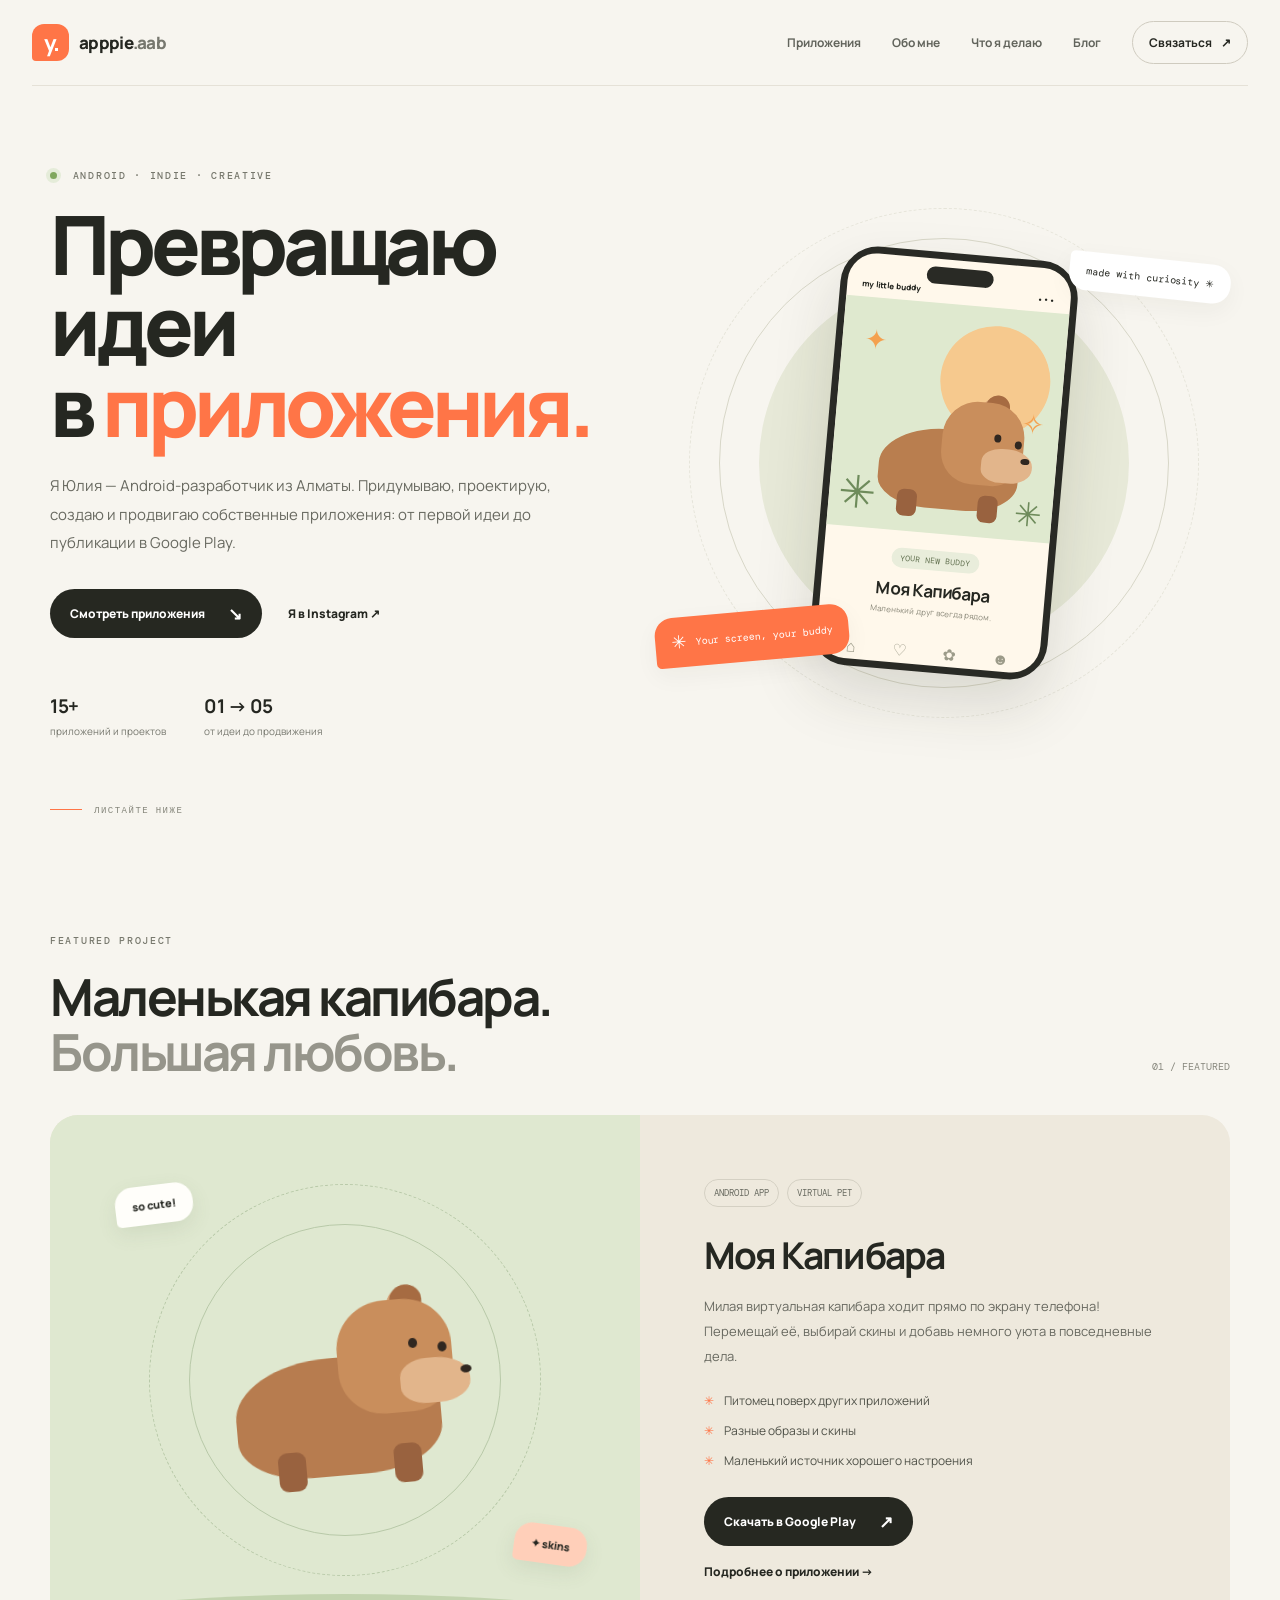
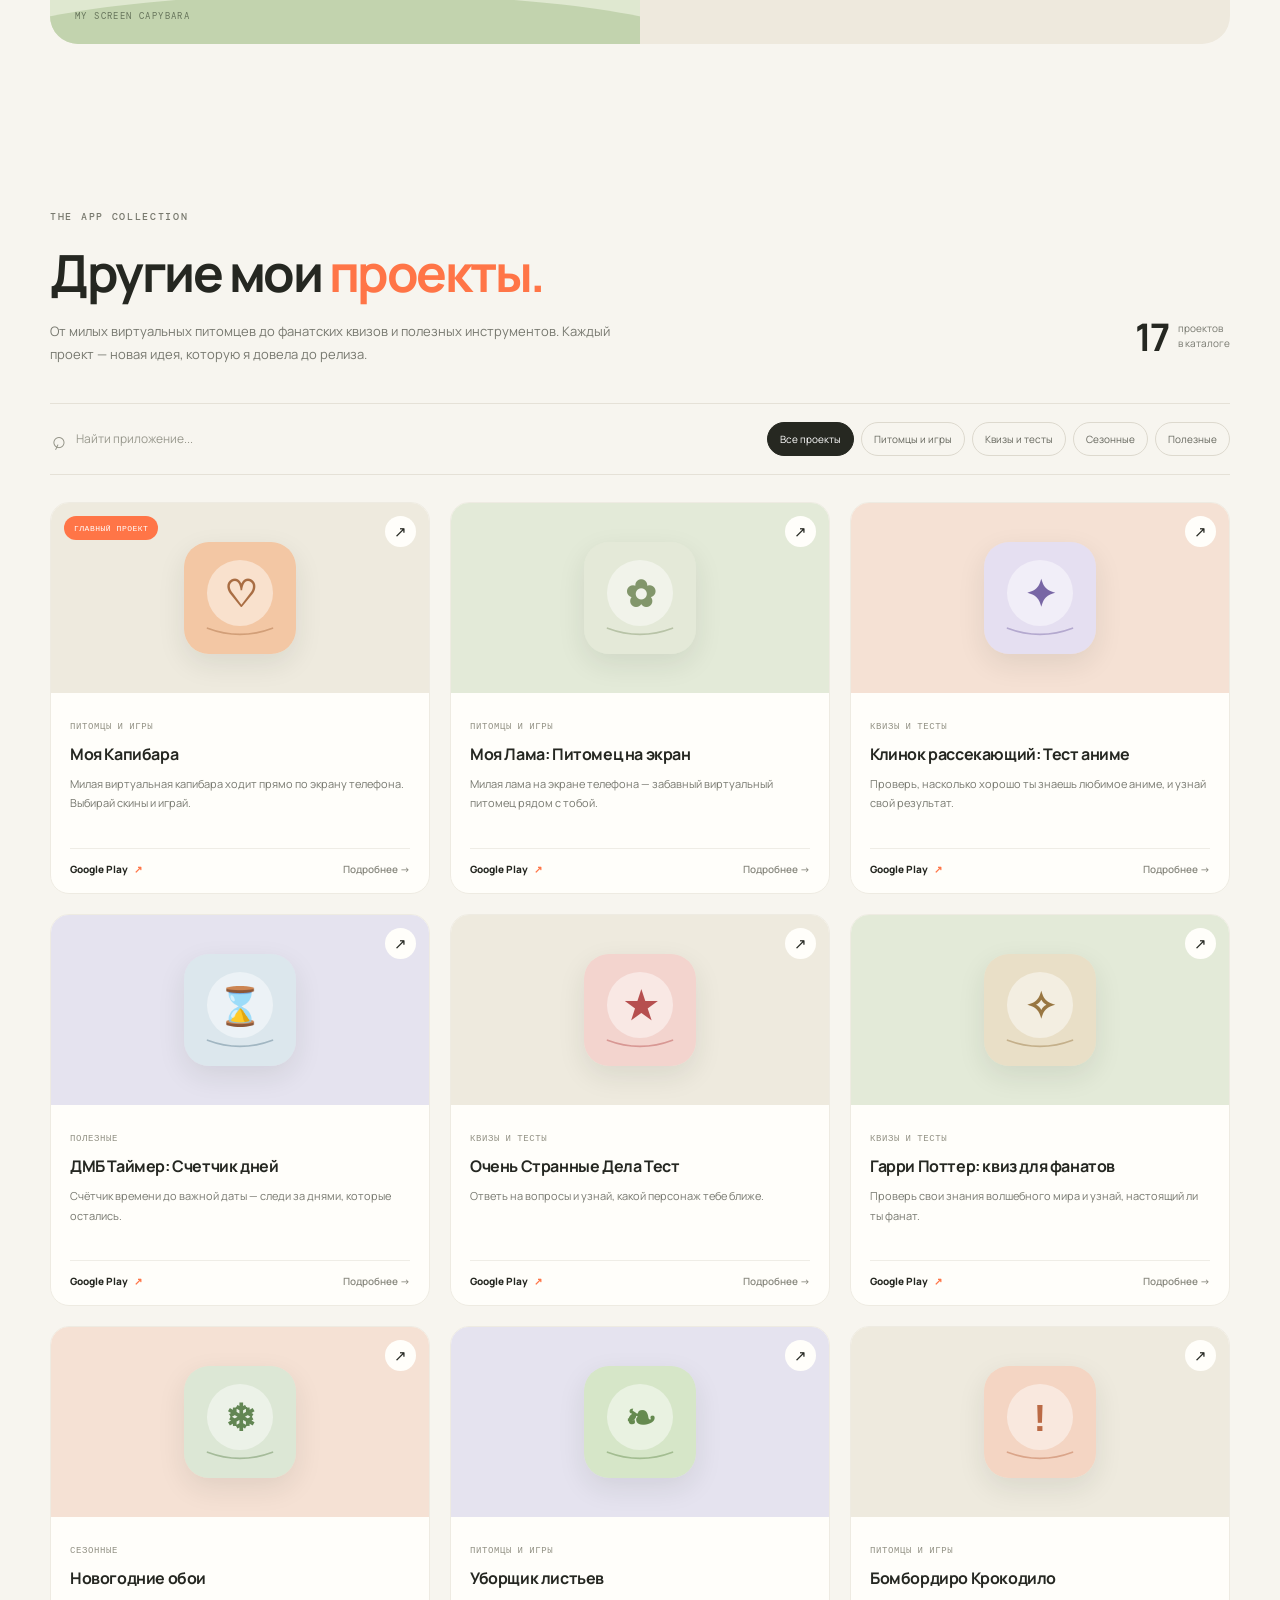
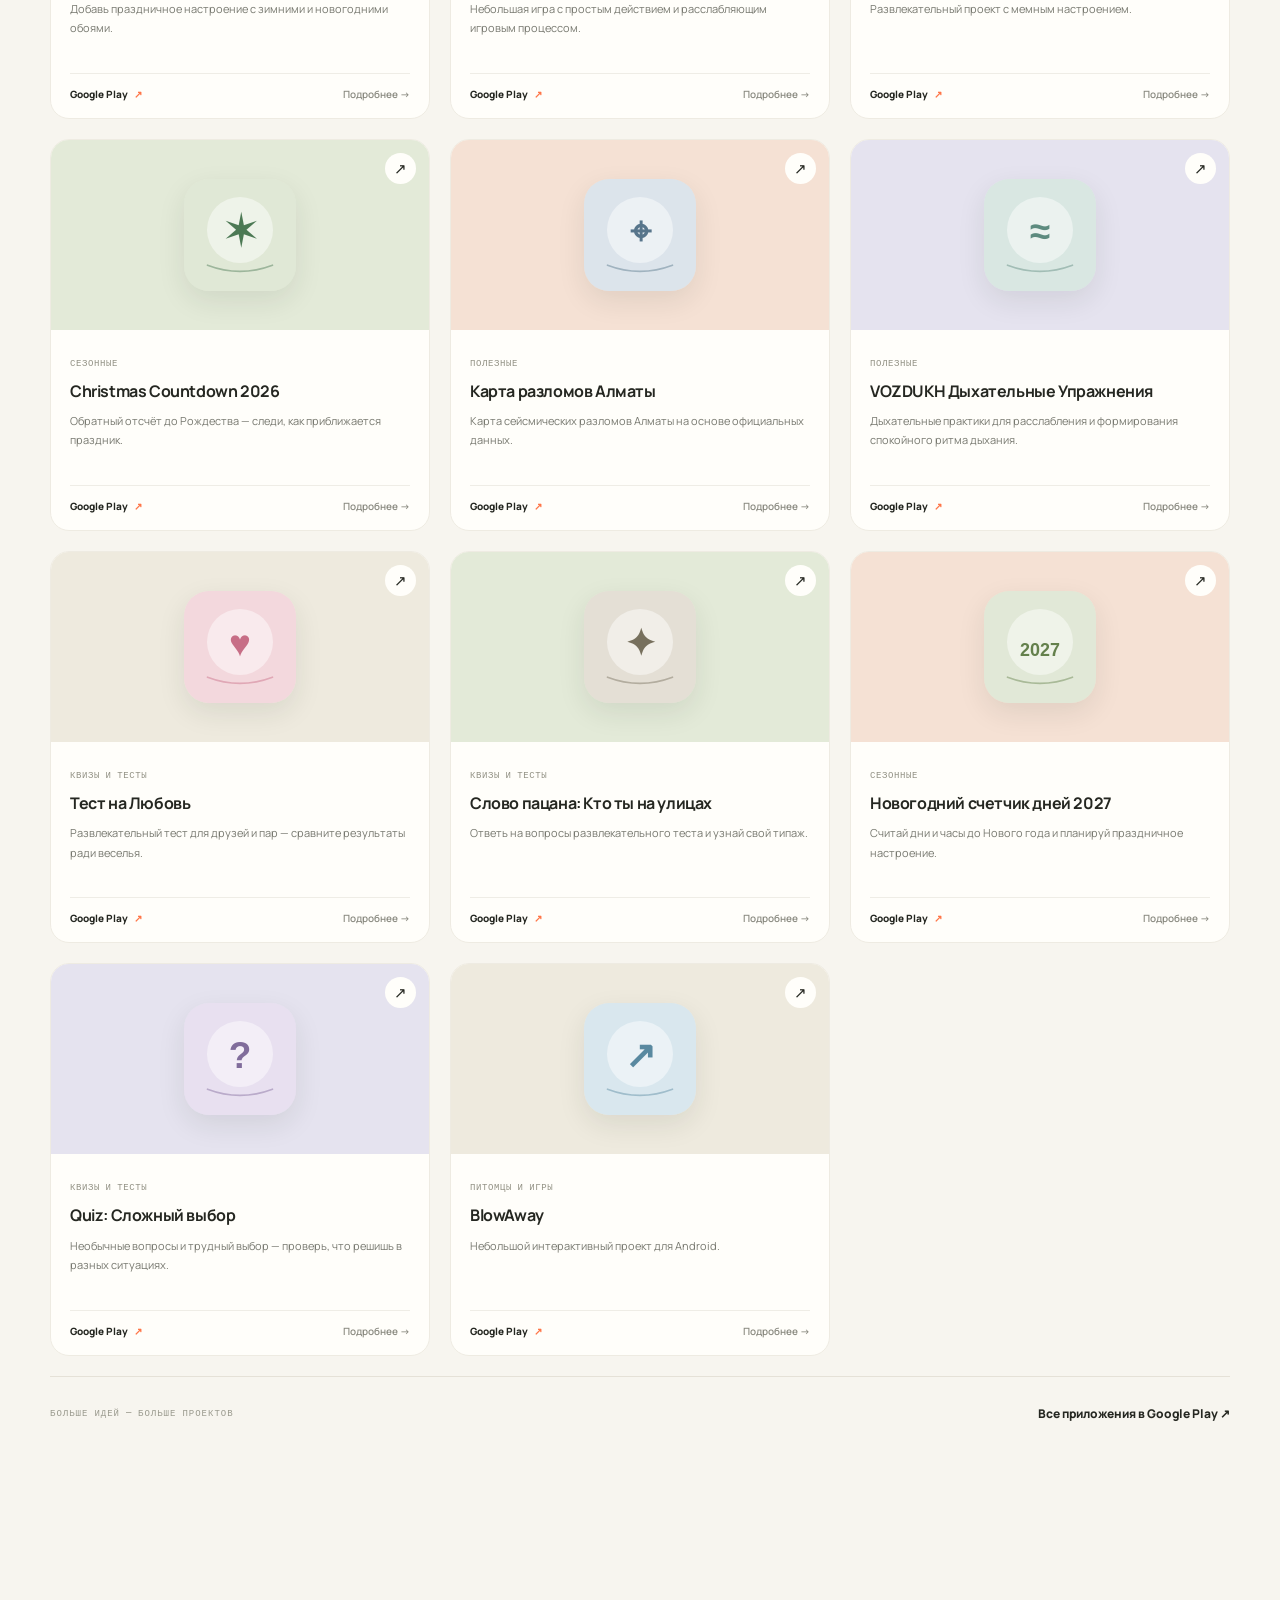
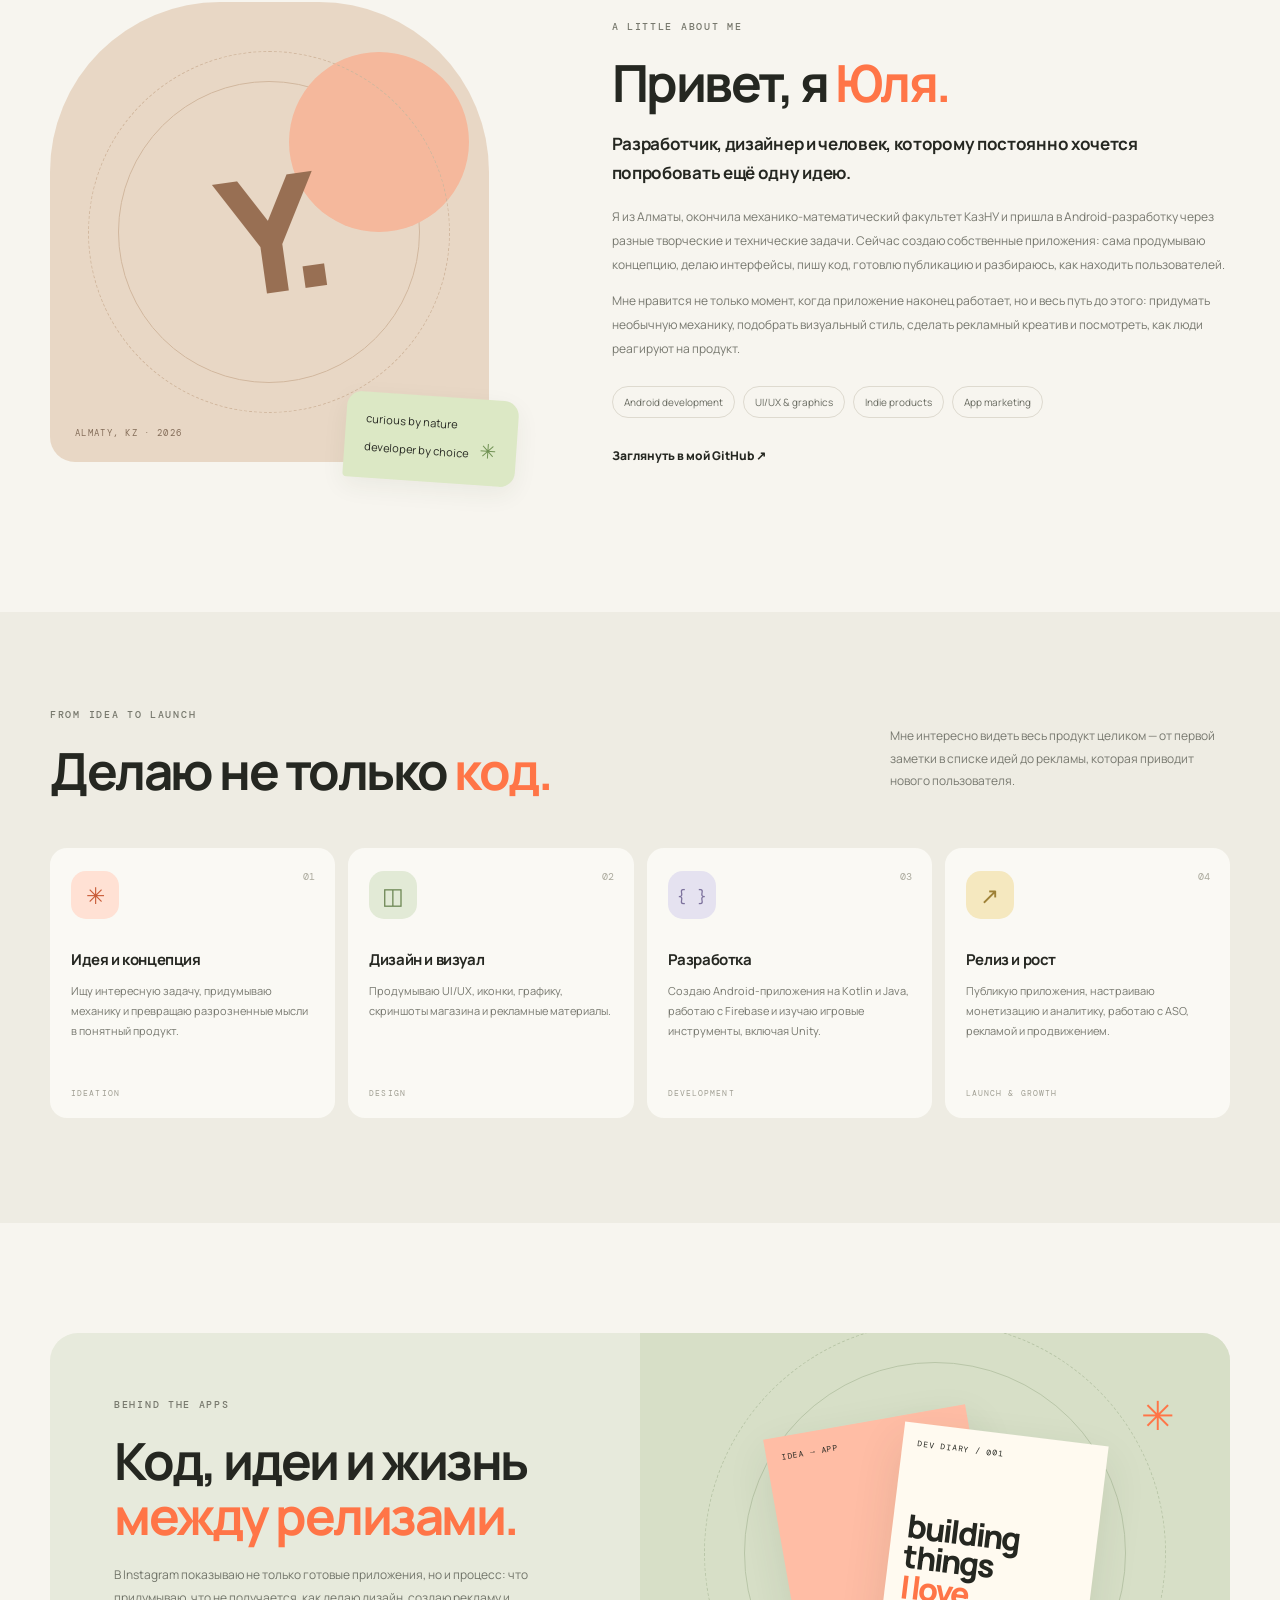
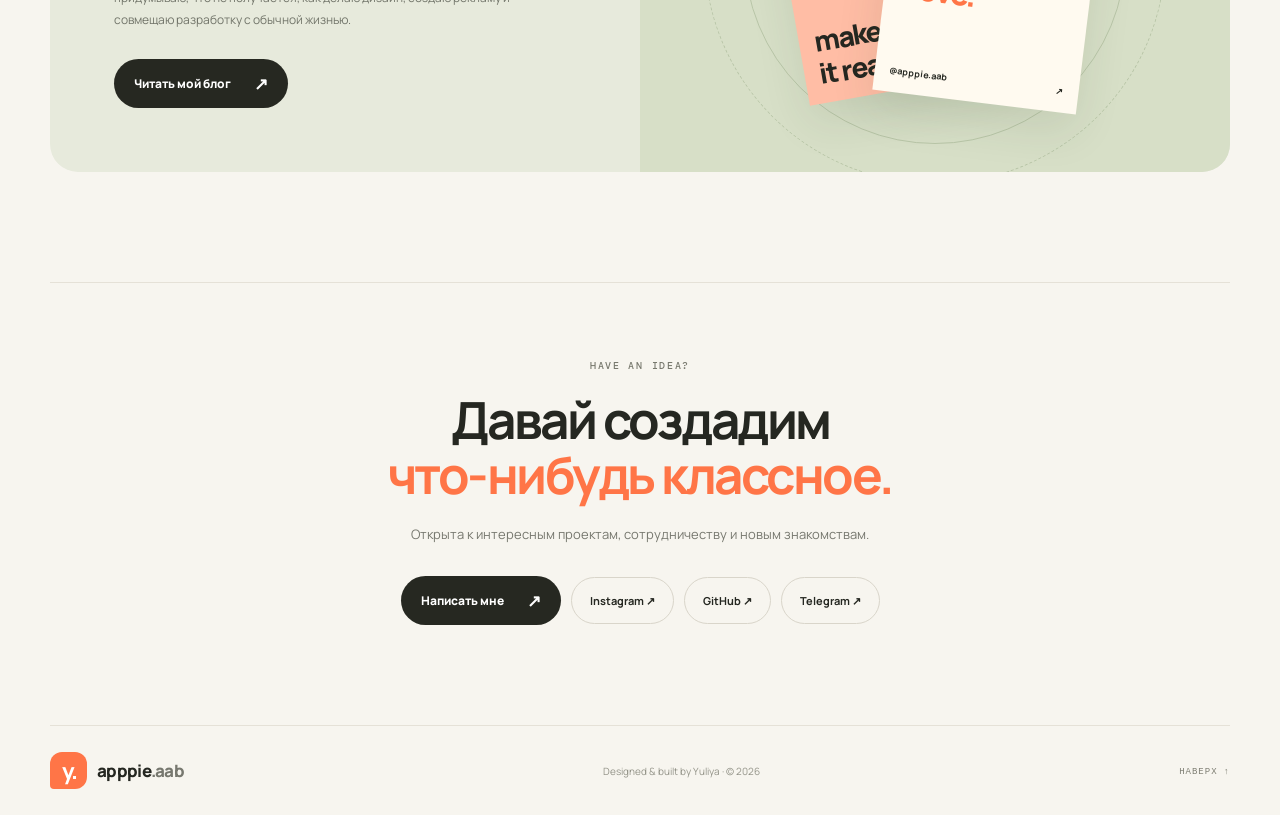
<file: index.html>
<!DOCTYPE html>
<html lang="ru">
<head>
  <meta charset="UTF-8">
  <meta name="viewport" content="width=device-width, initial-scale=1">
  <meta name="theme-color" content="#f7f5ef">
  <meta name="description" content="Юлия — Android-разработчик и indie creator. Создаю приложения от идеи и дизайна до публикации, монетизации и продвижения.">
  <meta property="og:title" content="Yuliya — Android & Indie Developer">
  <meta property="og:description" content="От идеи до приложения в Google Play. Посмотрите мои проекты.">
  <meta property="og:type" content="website">
  <title>Yuliya — Android & Indie Developer</title>
  <link rel="stylesheet" href="assets/styles/styles.css">
  <link rel="icon" href="assets/img/favicon.png">
</head>
<body>
  <header class="site-header">
    <a class="brand" href="index.html" aria-label="Yuliya — главная"><span class="brand-mark">y.</span><span>apppie<span class="brand-dot">.aab</span></span></a>
    <button class="menu-toggle" id="menuToggle" aria-label="Открыть меню" aria-expanded="false"><span></span><span></span></button>
    <nav class="nav" id="siteNav">
      <a href="#apps">Приложения</a>
      <a href="#about">Обо мне</a>
      <a href="#process">Что я делаю</a>
      <a href="#blog">Блог</a>
      <a class="nav-contact" href="#contact">Связаться <span>↗</span></a>
    </nav>
  </header>

  <main>
    <section class="hero section-wrap">
      <div class="hero-copy">
        <div class="eyebrow"><span class="status-dot"></span> ANDROID · INDIE · CREATIVE</div>
        <h1>Превращаю идеи<br>в <span class="highlight">приложения.</span></h1>
        <p class="hero-lead">Я Юлия — Android-разработчик из Алматы. Придумываю, проектирую, создаю и продвигаю собственные приложения: от первой идеи до публикации в Google Play.</p>
        <div class="hero-actions">
          <a class="button button-dark" href="#apps">Смотреть приложения <span>↘</span></a>
          <a class="text-link" href="https://www.instagram.com/apppie.aab/" target="_blank" rel="noopener noreferrer">Я в Instagram ↗</a>
        </div>
        <div class="hero-facts">
          <div><strong>15+</strong><span>приложений и проектов</span></div>
          <div><strong>01 → 05</strong><span>от идеи до продвижения</span></div>
        </div>
      </div>
      <div class="hero-art" aria-label="Иллюстрация главного приложения">
        <div class="hero-sticker sticker-top">made with curiosity ✳</div>
        <div class="phone-mockup">
          <div class="phone-island"></div>
          <div class="phone-screen">
            <div class="phone-topline"><span>my little buddy</span><span>•••</span></div>
            <div class="capy-scene">
              <div class="sun-shape"></div>
              <div class="plant plant-one">✳</div><div class="plant plant-two">✳</div>
              <div class="capybara-art" role="img" aria-label="Стилизованная капибара">
                <div class="capy-ear"></div><div class="capy-body"></div><div class="capy-head"></div>
                <div class="capy-muzzle"></div><div class="capy-eye eye-one"></div><div class="capy-eye eye-two"></div>
                <div class="capy-nose"></div><div class="capy-leg leg-one"></div><div class="capy-leg leg-two"></div>
              </div>
              <span class="sparkle sparkle-one">✦</span><span class="sparkle sparkle-two">✧</span>
            </div>
            <div class="phone-caption"><span class="mini-pill">YOUR NEW BUDDY</span><h3>Моя Капибара</h3><p>Маленький друг всегда рядом.</p></div>
            <div class="phone-bottom"><span>⌂</span><span>♡</span><span>✿</span><span>☻</span></div>
          </div>
        </div>
        <div class="hero-sticker sticker-bottom"><span class="sticker-star">✳</span> Your screen, your buddy</div>
        <div class="hero-orbit orbit-one"></div><div class="hero-orbit orbit-two"></div>
      </div>
      <a class="scroll-cue" href="#featured"><span></span> ЛИСТАЙТЕ НИЖЕ</a>
    </section>

    <section class="featured-section section-wrap" id="featured">
      <div class="section-heading">
        <div><p class="eyebrow">FEATURED PROJECT</p><h2>Маленькая капибара.<br><span class="muted">Большая любовь.</span></h2></div>
        <span class="project-number">01 / FEATURED</span>
      </div>
      <div class="featured-card">
        <div class="featured-visual">
          <div class="featured-bubble bubble-one">so cute!</div>
          <div class="featured-bubble bubble-two">✦ skins</div>
          <div class="featured-capy">
            <div class="fc-ear"></div><div class="fc-body"></div><div class="fc-head"></div><div class="fc-muzzle"></div>
            <div class="fc-eye"></div><div class="fc-eye fc-eye-two"></div><div class="fc-nose"></div><div class="fc-leg"></div><div class="fc-leg fc-leg-two"></div>
          </div>
          <div class="featured-grass"></div>
          <span class="visual-label">MY SCREEN CAPYBARA</span>
        </div>
        <div class="featured-info">
          <div class="app-tags"><span>ANDROID APP</span><span>VIRTUAL PET</span></div>
          <h3>Моя Капибара</h3>
          <p>Милая виртуальная капибара ходит прямо по экрану телефона! Перемещай её, выбирай скины и добавь немного уюта в повседневные дела.</p>
          <ul class="feature-list">
            <li><span>✳</span> Питомец поверх других приложений</li>
            <li><span>✳</span> Разные образы и скины</li>
            <li><span>✳</span> Маленький источник хорошего настроения</li>
          </ul>
          <div class="featured-actions">
            <a class="button button-dark" href="https://play.google.com/store/apps/details?id=space.clevercake.kapibaraapp" target="_blank" rel="noopener noreferrer">Скачать в Google Play <span>↗</span></a>
            <a class="text-link" href="app.html?id=space.clevercake.kapibaraapp">Подробнее о приложении →</a>
          </div>
        </div>
      </div>
    </section>

    <section class="apps-section section-wrap" id="apps">
      <div class="section-heading apps-heading">
        <div><p class="eyebrow">THE APP COLLECTION</p><h2>Другие мои <span class="highlight">проекты.</span></h2><p class="section-intro">От милых виртуальных питомцев до фанатских квизов и полезных инструментов. Каждый проект — новая идея, которую я довела до релиза.</p></div>
        <div class="apps-count"><strong id="appsCount">15</strong><span>проектов<br>в каталоге</span></div>
      </div>
      <div class="catalog-controls">
        <label class="search-box"><span>⌕</span><input type="search" id="appSearch" placeholder="Найти приложение..." aria-label="Найти приложение"></label>
        <div class="filter-list" id="appFilters" aria-label="Фильтры приложений">
          <button class="filter-chip active" data-filter="all">Все проекты</button>
          <button class="filter-chip" data-filter="pet">Питомцы и игры</button>
          <button class="filter-chip" data-filter="quiz">Квизы и тесты</button>
          <button class="filter-chip" data-filter="seasonal">Сезонные</button>
          <button class="filter-chip" data-filter="tools">Полезные</button>
        </div>
      </div>
      <div class="app-grid" id="appGrid" aria-live="polite"></div>
      <div class="empty-state" id="emptyState" hidden>Ничего не найдено. Попробуйте другой запрос.</div>
      <div class="catalog-bottom"><span>БОЛЬШЕ ИДЕЙ — БОЛЬШЕ ПРОЕКТОВ</span><a href="https://play.google.com/store/apps/developer?id=yu.lexa" target="_blank" rel="noopener noreferrer" class="text-link">Все приложения в Google Play ↗</a></div>
    </section>

    <section class="about-section section-wrap" id="about">
      <div class="about-image">
        <div class="about-portrait-placeholder"><span class="portrait-sun"></span><span class="portrait-letter">Y.</span><span class="portrait-caption">ALMATY, KZ · 2026</span></div>
        <div class="about-note">curious by nature<br>developer by choice <span>✳</span></div>
      </div>
      <div class="about-copy">
        <p class="eyebrow">A LITTLE ABOUT ME</p>
        <h2>Привет, я <span class="highlight">Юля.</span></h2>
        <p class="about-lead">Разработчик, дизайнер и человек, которому постоянно хочется попробовать ещё одну идею.</p>
        <p>Я из Алматы, окончила механико-математический факультет КазНУ и пришла в Android-разработку через разные творческие и технические задачи. Сейчас создаю собственные приложения: сама продумываю концепцию, делаю интерфейсы, пишу код, готовлю публикацию и разбираюсь, как находить пользователей.</p>
        <p>Мне нравится не только момент, когда приложение наконец работает, но и весь путь до этого: придумать необычную механику, подобрать визуальный стиль, сделать рекламный креатив и посмотреть, как люди реагируют на продукт.</p>
        <div class="about-tags"><span>Android development</span><span>UI/UX & graphics</span><span>Indie products</span><span>App marketing</span></div>
        <a class="text-link" href="https://github.com/Yuliya-Shamshiyeva" target="_blank" rel="noopener noreferrer">Заглянуть в мой GitHub ↗</a>
      </div>
    </section>

    <section class="process-section" id="process">
      <div class="section-wrap">
        <div class="section-heading">
          <div><p class="eyebrow">FROM IDEA TO LAUNCH</p><h2>Делаю не только <span class="highlight">код.</span></h2></div>
          <p class="process-intro">Мне интересно видеть весь продукт целиком — от первой заметки в списке идей до рекламы, которая приводит нового пользователя.</p>
        </div>
        <div class="process-grid">
          <article class="process-card"><span class="process-index">01</span><div class="process-icon">✳</div><h3>Идея и концепция</h3><p>Ищу интересную задачу, придумываю механику и превращаю разрозненные мысли в понятный продукт.</p><span class="process-caption">IDEATION</span></article>
          <article class="process-card"><span class="process-index">02</span><div class="process-icon">◫</div><h3>Дизайн и визуал</h3><p>Продумываю UI/UX, иконки, графику, скриншоты магазина и рекламные материалы.</p><span class="process-caption">DESIGN</span></article>
          <article class="process-card"><span class="process-index">03</span><div class="process-icon">{ }</div><h3>Разработка</h3><p>Создаю Android-приложения на Kotlin и Java, работаю с Firebase и изучаю игровые инструменты, включая Unity.</p><span class="process-caption">DEVELOPMENT</span></article>
          <article class="process-card"><span class="process-index">04</span><div class="process-icon">↗</div><h3>Релиз и рост</h3><p>Публикую приложения, настраиваю монетизацию и аналитику, работаю с ASO, рекламой и продвижением.</p><span class="process-caption">LAUNCH & GROWTH</span></article>
        </div>
      </div>
    </section>

    <section class="blog-section section-wrap" id="blog">
      <div class="blog-card">
        <div class="blog-copy"><p class="eyebrow">BEHIND THE APPS</p><h2>Код, идеи и жизнь<br><span class="highlight">между релизами.</span></h2><p>В Instagram показываю не только готовые приложения, но и процесс: что придумываю, что не получается, как делаю дизайн, создаю рекламу и совмещаю разработку с обычной жизнью.</p><a class="button button-dark" href="https://www.instagram.com/apppie.aab/" target="_blank" rel="noopener noreferrer">Читать мой блог <span>↗</span></a></div>
        <div class="blog-art"><div class="social-post post-back"><span>IDEA → APP</span><div class="post-scribble">make<br>it real<span>✳</span></div></div><div class="social-post post-front"><span>DEV DIARY / 001</span><div class="post-big">building<br>things<br><em>I love.</em></div><div class="post-footer">@apppie.aab <span>↗</span></div></div><div class="blog-sparkle">✳</div></div>
      </div>
    </section>

    <section class="contact-section section-wrap" id="contact">
      <p class="eyebrow">HAVE AN IDEA?</p>
      <h2>Давай создадим<br><span class="highlight">что-нибудь классное.</span></h2>
      <p>Открыта к интересным проектам, сотрудничеству и новым знакомствам.</p>
      <div class="contact-actions">
        <a class="button button-dark" href="mailto:apppie.aab@gmail.com">Написать мне <span>↗</span></a>
        <a class="social-button" href="https://www.instagram.com/apppie.aab/" target="_blank" rel="noopener noreferrer">Instagram ↗</a>
        <a class="social-button" href="https://github.com/Yuliya-Shamshiyeva" target="_blank" rel="noopener noreferrer">GitHub ↗</a>
        <a class="social-button" href="https://t.me/yuka2604" target="_blank" rel="noopener noreferrer">Telegram ↗</a>
      </div>
    </section>
  </main>

  <footer class="site-footer section-wrap"><a class="brand" href="#"><span class="brand-mark">y.</span><span>apppie<span class="brand-dot">.aab</span></span></a><span>Designed & built by Yuliya · © <span id="year"></span></span><a href="#top" class="back-top">НАВЕРХ ↑</a></footer>
  <script src="assets/scripts/apps.js"></script>
  <script>
    const menuToggle = document.getElementById('menuToggle');
    const siteNav = document.getElementById('siteNav');
    menuToggle.addEventListener('click', () => {
      const open = siteNav.classList.toggle('open');
      menuToggle.setAttribute('aria-expanded', String(open));
    });
    siteNav.querySelectorAll('a').forEach(link => link.addEventListener('click', () => {
      siteNav.classList.remove('open');
      menuToggle.setAttribute('aria-expanded', 'false');
    }));
    document.getElementById('year').textContent = new Date().getFullYear();
  </script>
</body>
</html>
</file>
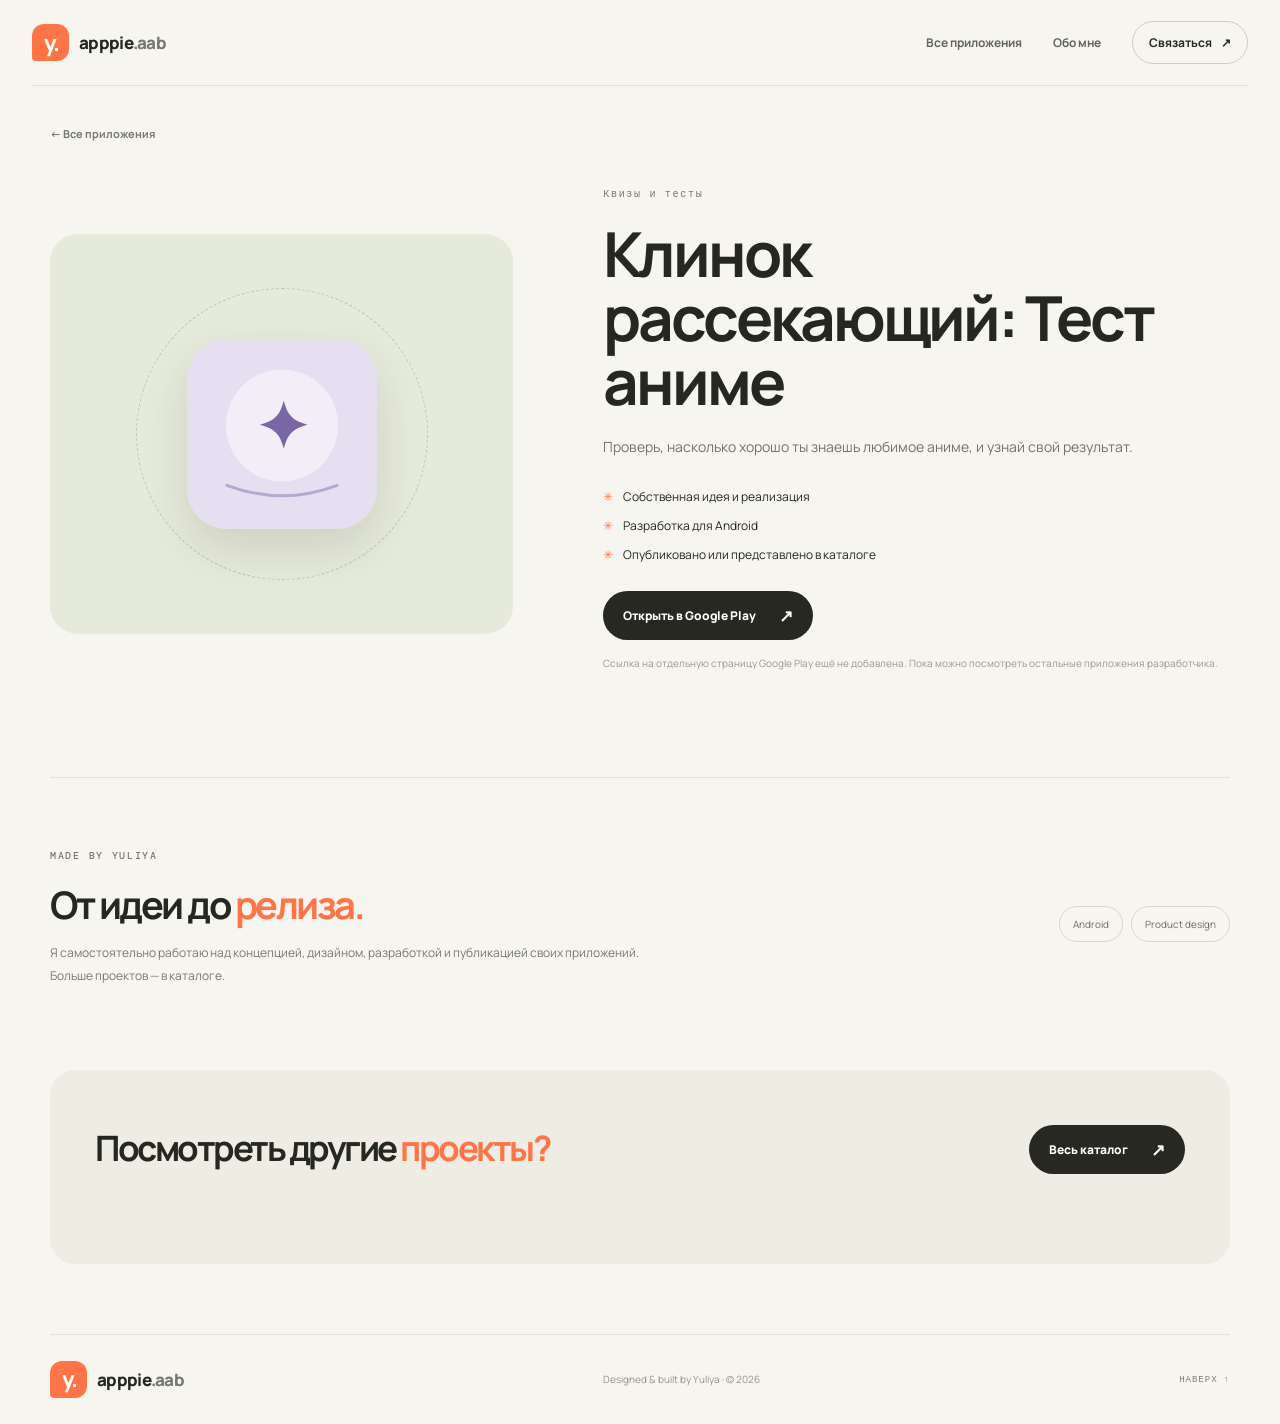
<file: app.html>
<!DOCTYPE html>
<html lang="ru">
<head>
  <meta charset="UTF-8">
  <meta name="viewport" content="width=device-width, initial-scale=1">
  <meta name="theme-color" content="#f7f5ef">
  <meta name="description" content="Приложения Юлии — Android-разработчика и indie creator.">
  <title>Приложение — Yuliya</title>
  <link rel="stylesheet" href="assets/styles/styles.css">
</head>
<body class="app-detail-page">
  <header class="site-header">
    <a class="brand" href="index.html"><span class="brand-mark">y.</span><span>apppie<span class="brand-dot">.aab</span></span></a>
    <nav class="nav detail-nav">
      <a href="index.html#apps">Все приложения</a>
      <a href="index.html#about">Обо мне</a>
      <a class="nav-contact" href="index.html#contact">Связаться <span>↗</span></a>
    </nav>
  </header>
  <main id="appDetail">
    <section class="detail-hero section-wrap">
      <a class="back-link" href="index.html#apps">← Все приложения</a>
      <div class="detail-layout">
        <div class="detail-art" id="detailArt"><img src="assets/img/app-placeholder.svg" alt=""></div>
        <div class="detail-copy">
          <p class="eyebrow" id="detailCategory">ANDROID APPLICATION</p>
          <h1 id="detailName">Мои приложения</h1>
          <p class="detail-description" id="detailDescription">Выберите приложение в каталоге.</p>
          <div class="detail-features" id="detailFeatures"></div>
          <a class="button button-dark" id="detailPlay" href="https://play.google.com/store/apps/developer?id=yu.lexa" target="_blank" rel="noopener noreferrer">Открыть в Google Play <span>↗</span></a>
          <p class="detail-note" id="detailNote"></p>
        </div>
      </div>
    </section>
    <section class="detail-more section-wrap">
      <div><p class="eyebrow">MADE BY YULIYA</p><h2>От идеи до <span class="highlight">релиза.</span></h2><p>Я самостоятельно работаю над концепцией, дизайном, разработкой и публикацией своих приложений. Больше проектов — в каталоге.</p></div>
      <div class="detail-tech" id="detailTech"></div>
    </section>
    <section class="detail-cta section-wrap"><h2>Посмотреть другие <span class="highlight">проекты?</span></h2><a class="button button-dark" href="index.html#apps">Весь каталог <span>↗</span></a></section>
  </main>
  <footer class="site-footer section-wrap"><a class="brand" href="index.html"><span class="brand-mark">y.</span><span>apppie<span class="brand-dot">.aab</span></span></a><span>Designed & built by Yuliya · © <span id="year"></span></span><a href="#" class="back-top">НАВЕРХ ↑</a></footer>
  <script src="assets/scripts/apps.js"></script>
  <script src="assets/scripts/app.js"></script>
</body>
</html>
</file>
<file: assets/styles/styles.css>
@import url('https://fonts.googleapis.com/css2?family=DM+Mono:wght@400;500&family=Manrope:wght@400;500;600;700;800&display=swap');

:root {
  --bg: #f7f5ef;
  --paper: #fffefa;
  --ink: #252721;
  --muted: #77786f;
  --line: #e5e1d7;
  --orange: #ff7547;
  --orange-light: #ffe1d4;
  --green: #dce8c5;
  --dark: #262821;
  --radius: 24px;
  --mono: "DM Mono", monospace;
  --sans: "Manrope", Arial, sans-serif;
}
* { box-sizing: border-box; }
html { scroll-behavior: smooth; scroll-padding-top: 90px; }
body { margin: 0; background: var(--bg); color: var(--ink); font-family: var(--sans); -webkit-font-smoothing: antialiased; }
a { color: inherit; text-decoration: none; }
button, input { font: inherit; }
button, a { -webkit-tap-highlight-color: transparent; }
img { max-width: 100%; display: block; }
::selection { background: var(--orange-light); }
.section-wrap { width: min(1180px, calc(100% - 64px)); margin-inline: auto; }
.site-header { width: min(1320px, calc(100% - 64px)); height: 86px; margin: auto; display: flex; align-items: center; justify-content: space-between; border-bottom: 1px solid var(--line); position: relative; z-index: 10; }
.brand { display: inline-flex; align-items: center; gap: 10px; font-size: 17px; font-weight: 800; letter-spacing: -.7px; }
.brand-mark { display: grid; place-items: center; width: 37px; height: 37px; background: var(--orange); color: white; border-radius: 12px 12px 12px 4px; font-size: 22px; letter-spacing: -2px; }
.brand-dot { color: var(--muted); }
.nav { display: flex; align-items: center; gap: 31px; font-size: 12px; font-weight: 700; }
.nav > a:not(.nav-contact) { color: #62645c; transition: color .2s; }
.nav > a:hover, .text-link:hover { color: var(--orange); }
.nav-contact { padding: 12px 16px; border: 1px solid #cfcbbf; border-radius: 100px; }
.nav-contact span { margin-left: 7px; }
.menu-toggle { display: none; }
.hero { min-height: 650px; padding-top: 82px; padding-bottom: 80px; display: grid; grid-template-columns: 1.03fr .97fr; align-items: center; position: relative; }
.hero-copy { position: relative; z-index: 2; padding-bottom: 20px; }
.eyebrow { font: 500 10px/1.5 var(--mono); letter-spacing: 1.7px; color: #77786d; margin: 0 0 21px; }
.status-dot { display: inline-block; width: 7px; height: 7px; border-radius: 50%; background: #80a75e; margin-right: 8px; box-shadow: 0 0 0 4px #e5ecd9; }
h1, h2, h3, p { margin-top: 0; }
.hero h1 { font-size: clamp(48px, 6.4vw, 82px); line-height: .99; letter-spacing: -5px; font-weight: 800; margin: 0 0 25px; }
.highlight { color: var(--orange); }
.hero-lead { max-width: 515px; color: #686960; font-size: 15px; line-height: 1.9; }
.hero-actions { display: flex; align-items: center; gap: 26px; margin-top: 31px; flex-wrap: wrap; }
.button { min-height: 49px; display: inline-flex; align-items: center; justify-content: center; gap: 23px; padding: 0 20px; border-radius: 100px; font-size: 12px; font-weight: 800; transition: transform .2s, background .2s; }
.button:hover { transform: translateY(-3px); }
.button-dark { color: white; background: var(--dark); }
.button-dark:hover { background: var(--orange); }
.button span { font-size: 17px; }
.text-link { font-size: 12px; font-weight: 800; transition: color .2s; }
.hero-facts { display: flex; gap: 38px; margin-top: 55px; }
.hero-facts div { display: flex; flex-direction: column; gap: 5px; }
.hero-facts strong { font-size: 19px; letter-spacing: -.5px; }
.hero-facts span { font-size: 10px; color: var(--muted); }
.hero-art { height: 480px; display: grid; place-items: center; position: relative; isolation: isolate; }
.hero-art::before { content: ""; position: absolute; width: 370px; height: 370px; background: #e7e9d8; border-radius: 50%; z-index: -2; }
.hero-orbit { position: absolute; border: 1px solid #d8d7c8; border-radius: 50%; z-index: -1; }
.orbit-one { width: 450px; height: 450px; }
.orbit-two { width: 510px; height: 510px; border-style: dashed; opacity: .55; }
.phone-mockup { position: relative; width: 238px; height: 420px; border: 7px solid #292a25; border-radius: 38px; background: #292a25; transform: rotate(5deg); box-shadow: 0 28px 60px #33331c25; z-index: 2; }
.phone-island { position: absolute; z-index: 5; top: 8px; left: 50%; transform: translateX(-50%); width: 67px; height: 17px; background: #292a25; border-radius: 20px; }
.phone-screen { height: 100%; overflow: hidden; border-radius: 29px; background: #fff8eb; position: relative; }
.phone-topline { display: flex; justify-content: space-between; padding: 25px 15px 8px; font-size: 8px; font-weight: 800; }
.capy-scene { height: 230px; position: relative; background: #dfe9cf; overflow: hidden; }
.sun-shape { position: absolute; width: 110px; height: 110px; border-radius: 50%; background: #f6c98e; right: 13px; top: 18px; }
.plant { position: absolute; color: #6e8b5b; font-size: 45px; bottom: 5px; }
.plant-one { left: 9px; }.plant-two { right: 10px; font-size: 33px; }
.capybara-art { position: absolute; width: 170px; height: 145px; left: 30px; bottom: 15px; animation: float 3.2s ease-in-out infinite; }
.capy-body { position: absolute; width: 140px; height: 80px; left: 17px; bottom: 10px; background: #b97e4f; border-radius: 48% 45% 38% 35%; }
.capy-head { position: absolute; width: 82px; height: 83px; left: 78px; top: 25px; background: #c98e5c; border-radius: 43% 42% 37% 39%; }
.capy-ear { position: absolute; width: 24px; height: 24px; border-radius: 50%; background: #a66b42; top: 17px; left: 119px; box-shadow: -3px 3px 0 #d4a074; }
.capy-muzzle { position: absolute; width: 51px; height: 34px; right: 0; top: 70px; background: #e2b58b; border-radius: 40% 48% 45% 38%; }
.capy-eye { position: absolute; width: 7px; height: 8px; border-radius: 50%; background: #302720; top: 56px; left: 130px; }
.eye-two { left: 151px; top: 61px; }
.capy-nose { position: absolute; width: 9px; height: 6px; border-radius: 50%; background: #302720; right: 3px; top: 78px; }
.capy-leg { position: absolute; width: 20px; height: 27px; background: #99623f; border-radius: 7px; left: 38px; bottom: 0; }
.leg-two { left: 119px; }
.sparkle { position: absolute; color: #f4a14f; font-size: 27px; }.sparkle-one { top: 22px; left: 22px; }.sparkle-two { top: 93px; right: 15px; }
.phone-caption { text-align: center; padding: 13px 5px; }
.mini-pill { background: #e9eddb; border-radius: 30px; padding: 5px 9px; font: 8px var(--mono); color: #61704f; }
.phone-caption h3 { margin: 11px 0 4px; font-size: 17px; letter-spacing: -.5px; }
.phone-caption p { font-size: 8px; color: #898778; margin: 0; }
.phone-bottom { display: flex; justify-content: space-around; padding: 11px 12px; color: #9c9b89; font-size: 16px; }
.hero-sticker { position: absolute; z-index: 4; font: 10px var(--mono); box-shadow: 0 8px 24px #33331b0c; }
.sticker-top { top: 35px; right: -1px; background: white; padding: 13px 17px; border-radius: 5px 18px 18px 18px; transform: rotate(6deg); }
.sticker-bottom { bottom: 42px; left: -3px; display: flex; align-items: center; gap: 9px; background: var(--orange); color: white; padding: 13px 16px; border-radius: 18px 18px 18px 5px; transform: rotate(-5deg); }
.sticker-star { font-size: 18px; }
.scroll-cue { position: absolute; bottom: 22px; left: 0; display: flex; align-items: center; gap: 12px; font: 9px var(--mono); letter-spacing: 1.5px; color: #85867b; }
.scroll-cue span { width: 32px; height: 1px; background: var(--orange); }
.featured-section { padding-top: 95px; padding-bottom: 115px; }
.section-heading { display: flex; justify-content: space-between; align-items: end; gap: 30px; margin-bottom: 36px; }
.section-heading h2, .about-copy h2, .blog-copy h2, .contact-section h2, .detail-more h2, .detail-cta h2 { font-size: clamp(34px, 4vw, 53px); line-height: 1.08; letter-spacing: -2.5px; margin: 0; }
.muted { color: #96958b; }
.project-number { font: 10px var(--mono); color: #87877d; padding-bottom: 6px; }
.featured-card { display: grid; grid-template-columns: 1fr 1fr; background: #eee9dd; border-radius: 28px; overflow: hidden; min-height: 430px; }
.featured-visual { background: #dfe8d0; position: relative; display: grid; place-items: center; min-height: 430px; overflow: hidden; }
.featured-visual::before { content: ""; position: absolute; width: 310px; height: 310px; border: 1px solid #b8c9a8; border-radius: 50%; }
.featured-visual::after { content: ""; position: absolute; width: 390px; height: 390px; border: 1px dashed #b8c9a8; border-radius: 50%; }
.featured-capy { position: relative; width: 250px; height: 215px; z-index: 2; transform: rotate(-5deg); animation: float 3.5s ease-in-out infinite; }
.fc-body { position: absolute; width: 205px; height: 118px; left: 13px; bottom: 12px; background: #b77c4f; border-radius: 47% 45% 38% 35%; }
.fc-head { position: absolute; width: 115px; height: 113px; left: 119px; top: 32px; background: #c98e5c; border-radius: 43% 42% 37% 39%; }
.fc-ear { position: absolute; width: 32px; height: 31px; border-radius: 50%; background: #a66b42; top: 18px; left: 176px; box-shadow: -3px 3px 0 #d4a074; }
.fc-muzzle { position: absolute; width: 70px; height: 45px; right: 0; top: 93px; background: #e2b58b; border-radius: 40% 48% 45% 38%; }
.fc-eye { position: absolute; width: 9px; height: 10px; border-radius: 50%; background: #302720; top: 72px; left: 191px; }
.fc-eye-two { left: 220px; top: 78px; }
.fc-nose { position: absolute; width: 11px; height: 8px; border-radius: 50%; background: #302720; right: -2px; top: 103px; }
.fc-leg { position: absolute; width: 28px; height: 39px; background: #99623f; border-radius: 9px; left: 51px; bottom: 0; }
.fc-leg-two { left: 167px; }
.featured-grass { position: absolute; bottom: -50px; width: 120%; height: 100px; background: #c2d3ae; border-radius: 50%; z-index: 1; }
.featured-bubble { position: absolute; z-index: 3; padding: 12px 17px; background: var(--paper); font-size: 11px; font-weight: 800; border-radius: 18px 18px 18px 5px; box-shadow: 0 7px 20px #4e60421a; }
.bubble-one { top: 70px; left: 11%; transform: rotate(-7deg); }.bubble-two { bottom: 80px; right: 9%; transform: rotate(8deg); background: #ffcfb9; }
.visual-label { position: absolute; bottom: 22px; left: 25px; z-index: 3; font: 9px var(--mono); letter-spacing: 1.4px; color: #66745b; }
.featured-info { padding: clamp(30px, 5vw, 65px); align-self: center; }
.app-tags { display: flex; flex-wrap: wrap; gap: 8px; margin-bottom: 23px; }
.app-tags span { font: 9px var(--mono); padding: 7px 9px; border: 1px solid #d4d0c3; border-radius: 50px; color: #696b61; }
.featured-info h3 { font-size: 37px; letter-spacing: -1.8px; margin-bottom: 14px; }
.featured-info > p { color: #686960; font-size: 13px; line-height: 1.9; }
.feature-list { list-style: none; padding: 0; margin: 24px 0 28px; display: grid; gap: 13px; font-size: 12px; color: #505249; }
.feature-list li { display: flex; gap: 10px; align-items: center; }.feature-list li span { color: var(--orange); }
.featured-actions { display: flex; flex-direction: column; align-items: flex-start; gap: 17px; }
.apps-section { padding-top: 50px; padding-bottom: 115px; }
.apps-heading { align-items: end; }
.section-intro { max-width: 580px; color: #77786f; font-size: 13px; line-height: 1.8; margin: 19px 0 0; }
.apps-count { display: flex; align-items: center; gap: 10px; padding-bottom: 5px; flex-shrink: 0; }
.apps-count strong { font-size: 38px; letter-spacing: -2px; }.apps-count span { font-size: 10px; line-height: 1.5; color: var(--muted); }
.catalog-controls { padding: 18px 0; border-top: 1px solid var(--line); border-bottom: 1px solid var(--line); margin-bottom: 27px; display: flex; justify-content: space-between; align-items: center; gap: 20px; }
.search-box { display: flex; align-items: center; gap: 10px; min-width: 220px; color: #929286; }
.search-box > span { font-size: 24px; transform: rotate(-20deg); }.search-box input { width: 100%; border: 0; outline: 0; background: transparent; font-size: 12px; color: var(--ink); }.search-box input::placeholder { color: #99998e; }
.filter-list { display: flex; gap: 7px; flex-wrap: wrap; justify-content: flex-end; }
.filter-chip { border: 1px solid #ddd9ce; background: transparent; border-radius: 50px; padding: 9px 12px; font-size: 10px; color: #65665d; cursor: pointer; transition: all .2s; }
.filter-chip:hover { border-color: var(--ink); }.filter-chip.active { background: var(--dark); color: white; border-color: var(--dark); }
.app-grid { display: grid; grid-template-columns: repeat(3, minmax(0, 1fr)); gap: 20px; }
.app-card { background: var(--paper); border: 1px solid #eeebe2; border-radius: 19px; overflow: hidden; transition: transform .25s, box-shadow .25s; animation: cardIn .4s both; animation-delay: calc(var(--card-index, 0) * 35ms); }
.app-card:hover { transform: translateY(-5px); box-shadow: 0 16px 40px #292a190d; }
.app-card-visual { height: 190px; display: grid; place-items: center; background: #eeeade; position: relative; overflow: hidden; }
.app-card:nth-child(4n+2) .app-card-visual { background: #e3ead8; }.app-card:nth-child(4n+3) .app-card-visual { background: #f5e1d4; }.app-card:nth-child(4n+4) .app-card-visual { background: #e5e3ef; }
.app-card-visual img { width: 112px; height: 112px; object-fit: cover; border-radius: 25px; box-shadow: 0 10px 28px #25272118; transition: transform .25s; }
.app-card:hover .app-card-visual img { transform: scale(1.06) rotate(-3deg); }
.app-label { position: absolute; left: 13px; top: 13px; background: var(--orange); color: white; border-radius: 50px; padding: 7px 10px; font: 8px var(--mono); text-transform: uppercase; letter-spacing: .5px; }
.card-arrow { position: absolute; right: 13px; top: 13px; width: 31px; height: 31px; border-radius: 50%; display: grid; place-items: center; background: #fffefa; font-size: 15px; transition: background .2s; }.app-card:hover .card-arrow { background: var(--orange); color: white; }
.app-card-body { padding: 19px 19px 17px; }
.app-category { font: 9px var(--mono); color: #929184; text-transform: uppercase; letter-spacing: .6px; }
.app-card h3 { font-size: 16px; line-height: 1.4; letter-spacing: -.4px; margin: 9px 0 9px; }
.app-card h3 a:hover { color: var(--orange); }
.app-card-body > p { font-size: 11px; line-height: 1.75; color: #77786f; min-height: 58px; margin-bottom: 16px; }
.app-card-links { display: flex; justify-content: space-between; align-items: center; gap: 10px; border-top: 1px solid #efede6; padding-top: 13px; }
.app-card-links a { font-size: 10px; font-weight: 800; }.app-card-links a span { color: var(--orange); margin-left: 4px; }.app-card-links .details-link { color: #8a8a80; font-weight: 600; }
.empty-state { text-align: center; padding: 45px 10px; color: var(--muted); font-size: 13px; }
.catalog-bottom { display: flex; justify-content: space-between; align-items: center; padding-top: 28px; margin-top: 20px; border-top: 1px solid var(--line); gap: 20px; }.catalog-bottom > span { font: 9px var(--mono); color: #99998d; letter-spacing: 1px; }
.about-section { display: grid; grid-template-columns: .86fr 1.14fr; gap: 95px; align-items: center; padding-top: 65px; padding-bottom: 130px; }
.about-image { position: relative; min-height: 480px; }
.about-portrait-placeholder { position: absolute; inset: 0 28px 20px 0; border-radius: 170px 170px 25px 25px; overflow: hidden; background: #e8d7c5; display: grid; place-items: center; }
.about-portrait-placeholder::before { content: ""; position: absolute; width: 300px; height: 300px; border: 1px solid #d1b79e; border-radius: 50%; }
.about-portrait-placeholder::after { content: ""; position: absolute; width: 360px; height: 360px; border: 1px dashed #d1b79e; border-radius: 50%; }
.portrait-sun { position: absolute; width: 180px; height: 180px; border-radius: 50%; background: #f5b89c; top: 50px; right: 20px; }
.portrait-letter { font-size: 160px; font-weight: 800; letter-spacing: -15px; color: #986f53; position: relative; z-index: 2; transform: rotate(-8deg); }
.portrait-caption { position: absolute; bottom: 23px; left: 25px; font: 9px var(--mono); letter-spacing: 1.3px; color: #846d59; z-index: 2; }
.about-note { position: absolute; bottom: 0; right: 0; background: var(--green); padding: 18px 20px; border-radius: 15px 15px 15px 4px; font-size: 11px; line-height: 1.6; transform: rotate(4deg); box-shadow: 0 8px 25px #343e2410; }.about-note span { color: #709153; font-size: 20px; margin-left: 9px; }
.about-copy h2 { margin-bottom: 20px; }
.about-lead { font-size: 17px; font-weight: 700; line-height: 1.7; letter-spacing: -.3px; }
.about-copy > p:not(.eyebrow):not(.about-lead) { font-size: 12px; line-height: 2; color: #77786f; }
.about-tags { display: flex; gap: 8px; flex-wrap: wrap; margin: 25px 0; }.about-tags span { border: 1px solid #dedacf; padding: 8px 11px; border-radius: 50px; color: #696b61; font-size: 10px; }
.process-section { background: #eeece3; padding: 95px 0 105px; }
.process-intro { max-width: 340px; color: #77786f; font-size: 12px; line-height: 1.9; margin: 0 0 5px; }
.process-grid { display: grid; grid-template-columns: repeat(4, minmax(0, 1fr)); gap: 13px; margin-top: 50px; }
.process-card { min-height: 270px; padding: 23px 21px 20px; background: #faf9f4; border-radius: 17px; position: relative; display: flex; flex-direction: column; align-items: flex-start; }
.process-index { position: absolute; top: 22px; right: 20px; color: #aaa99c; font: 10px var(--mono); }
.process-icon { width: 48px; height: 48px; border-radius: 15px; background: var(--orange-light); color: #c85b38; display: grid; place-items: center; font-size: 23px; margin-bottom: 30px; }
.process-card:nth-child(2) .process-icon { background: #e2ead6; color: #6c8653; }.process-card:nth-child(3) .process-icon { background: #e5e2f0; color: #7c719c; font: 16px var(--mono); }.process-card:nth-child(4) .process-icon { background: #f5e8bf; color: #9e8136; }
.process-card h3 { font-size: 15px; margin-bottom: 11px; letter-spacing: -.4px; }.process-card p { color: #77786f; font-size: 11px; line-height: 1.8; margin-bottom: 25px; }
.process-caption { font: 8px var(--mono); letter-spacing: 1.1px; color: #a09f93; margin-top: auto; }
.blog-section { padding-top: 110px; padding-bottom: 110px; }
.blog-card { min-height: 420px; border-radius: 28px; background: #e7eadc; display: grid; grid-template-columns: 1fr 1fr; overflow: hidden; }
.blog-copy { padding: clamp(30px, 5vw, 65px); align-self: center; }.blog-copy h2 { margin-bottom: 20px; }.blog-copy > p:not(.eyebrow) { color: #72756a; font-size: 12px; line-height: 1.9; max-width: 420px; margin-bottom: 27px; }
.blog-art { min-height: 420px; position: relative; display: grid; place-items: center; overflow: hidden; background: #d7dfc7; }
.blog-art::before { content: ""; position: absolute; width: 380px; height: 380px; border: 1px solid #b9c6a8; border-radius: 50%; }.blog-art::after { content: ""; position: absolute; width: 460px; height: 460px; border: 1px dashed #b9c6a8; border-radius: 50%; }
.social-post { position: absolute; width: 205px; height: 270px; padding: 15px; box-shadow: 0 18px 45px #303c271c; display: flex; flex-direction: column; z-index: 2; }
.social-post > span { font: 8px var(--mono); letter-spacing: .8px; }
.post-back { background: #ffbda5; transform: translate(-48px, 2px) rotate(-10deg); justify-content: space-between; }.post-scribble { font-size: 28px; font-weight: 800; line-height: .95; letter-spacing: -1.5px; }.post-scribble span { color: #a74c2e; font-size: 36px; margin-left: 8px; }
.post-front { background: #fffaf0; transform: translate(55px, 15px) rotate(7deg); justify-content: space-between; }.post-big { font-size: 32px; line-height: .95; font-weight: 800; letter-spacing: -1.8px; }.post-big em { color: var(--orange); font-style: normal; }.post-footer { display: flex; justify-content: space-between; font-size: 9px; font-weight: 700; }.blog-sparkle { position: absolute; z-index: 3; top: 54px; right: 55px; color: var(--orange); font-size: 40px; }
.contact-section { padding-top: 75px; padding-bottom: 100px; text-align: center; border-top: 1px solid var(--line); }
.contact-section .eyebrow { margin-bottom: 19px; }.contact-section h2 { margin-bottom: 20px; }.contact-section > p:not(.eyebrow) { color: #77786f; font-size: 13px; line-height: 1.8; }
.contact-actions { display: flex; justify-content: center; align-items: center; gap: 10px; flex-wrap: wrap; margin-top: 30px; }.social-button { border: 1px solid #d9d5ca; padding: 15px 18px; border-radius: 50px; font-size: 11px; font-weight: 700; transition: all .2s; }.social-button:hover { background: white; border-color: var(--ink); }
.site-footer { min-height: 90px; display: flex; align-items: center; justify-content: space-between; border-top: 1px solid var(--line); gap: 20px; }.site-footer > span { color: #939388; font-size: 10px; }.back-top { font: 9px var(--mono); letter-spacing: 1px; color: #7e7e73; }
.detail-hero { padding-top: 35px; padding-bottom: 95px; }.back-link { font-size: 11px; font-weight: 700; color: #77786f; display: inline-block; margin-bottom: 45px; }.back-link:hover { color: var(--orange); }
.detail-layout { display: grid; grid-template-columns: .85fr 1.15fr; align-items: center; gap: 90px; }.detail-art { min-height: 400px; background: #e6eadb; border-radius: 28px; display: grid; place-items: center; overflow: hidden; position: relative; }.detail-art::before { content: ""; width: 290px; height: 290px; border: 1px dashed #bac8a8; border-radius: 50%; position: absolute; }.detail-art img { width: 190px; height: 190px; object-fit: cover; border-radius: 40px; position: relative; z-index: 1; box-shadow: 0 20px 45px #26282120; }
.detail-copy h1 { font-size: clamp(38px, 5vw, 62px); letter-spacing: -3px; line-height: 1.03; margin-bottom: 20px; }.detail-description { color: #72736a; font-size: 14px; line-height: 1.9; }.detail-features { display: grid; gap: 12px; margin: 28px 0; }.detail-feature { display: flex; gap: 10px; align-items: start; font-size: 12px; }.detail-feature span { color: var(--orange); }.detail-note { font-size: 10px; color: #98988d; line-height: 1.7; margin-top: 15px; }
.detail-more { border-top: 1px solid var(--line); padding-top: 70px; padding-bottom: 70px; display: flex; align-items: center; justify-content: space-between; gap: 40px; }.detail-more > div:first-child { max-width: 600px; }.detail-more h2 { font-size: 38px; margin-bottom: 17px; }.detail-more p:not(.eyebrow) { color: #77786f; font-size: 12px; line-height: 1.9; }.detail-tech { display: flex; gap: 8px; flex-wrap: wrap; max-width: 340px; }.detail-tech span { border: 1px solid #d9d5ca; padding: 10px 13px; border-radius: 50px; font-size: 10px; color: #6b6c63; }
.detail-cta { padding-top: 55px; padding-bottom: 90px; background: #eeece3; border-radius: 25px; margin-bottom: 70px; display: flex; align-items: center; justify-content: space-between; gap: 25px; padding-inline: 45px; }.detail-cta h2 { font-size: 35px; }
@keyframes float { 0%,100% { transform: translateY(0) rotate(-3deg); } 50% { transform: translateY(-9px) rotate(1deg); } }
@keyframes cardIn { from { opacity: 0; transform: translateY(10px); } to { opacity: 1; transform: translateY(0); } }

@media (max-width: 900px) {
  .section-wrap, .site-header { width: min(100% - 40px, 700px); }
  .hero { grid-template-columns: 1fr .8fr; min-height: 590px; padding-top: 55px; }
  .hero h1 { font-size: clamp(44px, 7vw, 65px); letter-spacing: -3px; }
  .hero-art { transform: scale(.83); transform-origin: center; margin-inline: -25px; }
  .hero-facts { gap: 22px; }
  .featured-card { grid-template-columns: .9fr 1.1fr; }.featured-info { padding: 30px; }
  .catalog-controls { align-items: flex-start; flex-direction: column; }.search-box { width: 100%; }.filter-list { justify-content: flex-start; }
  .app-grid { grid-template-columns: repeat(2, minmax(0, 1fr)); }
  .about-section { gap: 45px; }.about-image { min-height: 420px; }
  .process-grid { grid-template-columns: repeat(2, minmax(0, 1fr)); }
  .detail-layout { gap: 40px; }
}
@media (max-width: 620px) {
  .section-wrap, .site-header { width: calc(100% - 36px); }
  .site-header { height: 72px; }.brand { font-size: 15px; }.brand-mark { width: 34px; height: 34px; }
  .menu-toggle { display: flex; width: 42px; height: 42px; border: 1px solid var(--line); background: transparent; border-radius: 50%; align-items: center; justify-content: center; flex-direction: column; gap: 5px; cursor: pointer; }
  .menu-toggle span { display: block; width: 15px; height: 1px; background: var(--ink); }
  .nav { display: none; position: absolute; top: 62px; left: 0; right: 0; padding: 18px; background: var(--paper); border: 1px solid var(--line); border-radius: 18px; flex-direction: column; align-items: stretch; gap: 0; box-shadow: 0 15px 35px #26282112; }
  .nav.open { display: flex; }.nav > a { padding: 14px 8px; }.nav-contact { text-align: center; margin-top: 8px; }.detail-nav { display: flex; position: static; width: auto; padding: 0; border: 0; box-shadow: none; background: transparent; flex-direction: row; gap: 12px; }.detail-nav a:not(.nav-contact) { display: none; }.detail-nav .nav-contact { padding: 10px 12px; margin: 0; }
  .hero { display: flex; flex-direction: column; align-items: stretch; padding-top: 55px; padding-bottom: 55px; }
  .hero h1 { font-size: clamp(47px, 13vw, 68px); letter-spacing: -3.7px; }.hero-lead { font-size: 13px; }.hero-actions { gap: 18px; }.hero-facts { margin-top: 35px; }
  .hero-art { height: 380px; transform: scale(.79); margin: -8px -30px -25px; }.hero-art::before { width: 300px; height: 300px; }.orbit-one { width: 370px; height: 370px; }.orbit-two { width: 420px; height: 420px; }.phone-mockup { transform: rotate(4deg) scale(.9); }.sticker-top { right: 3%; top: 0; }.sticker-bottom { left: 0; bottom: 0; }.scroll-cue { display: none; }
  .featured-section { padding-top: 60px; padding-bottom: 75px; }.section-heading { align-items: flex-start; flex-direction: column; gap: 15px; margin-bottom: 25px; }.section-heading h2, .about-copy h2, .blog-copy h2, .contact-section h2 { font-size: 39px; letter-spacing: -2px; }.project-number { display: none; }
  .featured-card { grid-template-columns: 1fr; }.featured-visual { min-height: 330px; }.featured-capy { transform: scale(.83); }.featured-info { padding: 28px 23px 32px; }.featured-info h3 { font-size: 31px; }.featured-info > p { font-size: 12px; }
  .apps-section { padding-top: 20px; padding-bottom: 75px; }.apps-count { display: none; }.section-intro { font-size: 12px; }.catalog-controls { gap: 16px; padding: 15px 0; }.filter-list { gap: 6px; }.filter-chip { font-size: 9px; padding: 9px 10px; }.app-grid { grid-template-columns: repeat(2, minmax(0, 1fr)); gap: 10px; }.app-card { border-radius: 14px; }.app-card-visual { height: 135px; }.app-card-visual img { width: 75px; height: 75px; border-radius: 18px; }.app-card-body { padding: 13px 12px 12px; }.app-card h3 { font-size: 13px; }.app-card-body > p { font-size: 10px; min-height: 75px; }.app-card-links { align-items: flex-start; flex-direction: column; gap: 9px; }.app-card-links a { font-size: 10px; }.app-label { font-size: 7px; left: 7px; top: 7px; padding: 6px 7px; }.card-arrow { width: 25px; height: 25px; right: 7px; top: 7px; font-size: 12px; }.catalog-bottom { flex-direction: column; align-items: flex-start; gap: 13px; }.catalog-bottom > span { font-size: 8px; }
  .about-section { grid-template-columns: 1fr; gap: 42px; padding-top: 30px; padding-bottom: 80px; }.about-image { min-height: 380px; width: min(100%, 360px); }.about-portrait-placeholder { border-radius: 140px 140px 22px 22px; }.portrait-letter { font-size: 135px; }.about-copy h2 { margin-bottom: 17px; }.about-lead { font-size: 15px; }
  .process-section { padding: 65px 0 70px; }.process-intro { max-width: none; }.process-grid { margin-top: 28px; grid-template-columns: 1fr 1fr; gap: 9px; }.process-card { min-height: 255px; padding: 16px 14px; }.process-icon { width: 42px; height: 42px; margin-bottom: 22px; }.process-card h3 { font-size: 13px; }.process-card p { font-size: 10px; }.process-index { top: 16px; right: 13px; }
  .blog-section { padding-top: 70px; padding-bottom: 70px; }.blog-card { grid-template-columns: 1fr; }.blog-copy { padding: 35px 24px 20px; }.blog-copy h2 { font-size: 36px; }.blog-art { min-height: 340px; }.social-post { transform-origin: center; }.post-back { transform: translate(-38px, 2px) rotate(-10deg); }.post-front { transform: translate(38px, 10px) rotate(7deg); }.blog-sparkle { right: 28px; }
  .contact-section { padding-top: 60px; padding-bottom: 70px; }.contact-section h2 { font-size: 37px; }.contact-actions { gap: 8px; }.contact-actions .button { width: 100%; }.social-button { padding: 12px 14px; }
  .site-footer { min-height: 115px; flex-wrap: wrap; padding-top: 20px; padding-bottom: 20px; }.site-footer > span { order: 3; width: 100%; }.back-top { font-size: 8px; }
  .detail-hero { padding-top: 25px; padding-bottom: 60px; }.back-link { margin-bottom: 25px; }.detail-layout { grid-template-columns: 1fr; gap: 30px; }.detail-art { min-height: 270px; }.detail-art img { width: 140px; height: 140px; border-radius: 30px; }.detail-art::before { width: 230px; height: 230px; }.detail-copy h1 { font-size: 43px; letter-spacing: -2px; }.detail-description { font-size: 12px; }.detail-more { padding-top: 50px; padding-bottom: 50px; flex-direction: column; align-items: flex-start; gap: 20px; }.detail-more h2 { font-size: 33px; }.detail-cta { padding: 30px 23px; margin-bottom: 45px; flex-direction: column; align-items: flex-start; }.detail-cta h2 { font-size: 31px; }
}
@media (prefers-reduced-motion: reduce) {
  *, *::before, *::after { scroll-behavior: auto !important; animation-duration: .01ms !important; animation-iteration-count: 1 !important; transition-duration: .01ms !important; }
}
</file>
